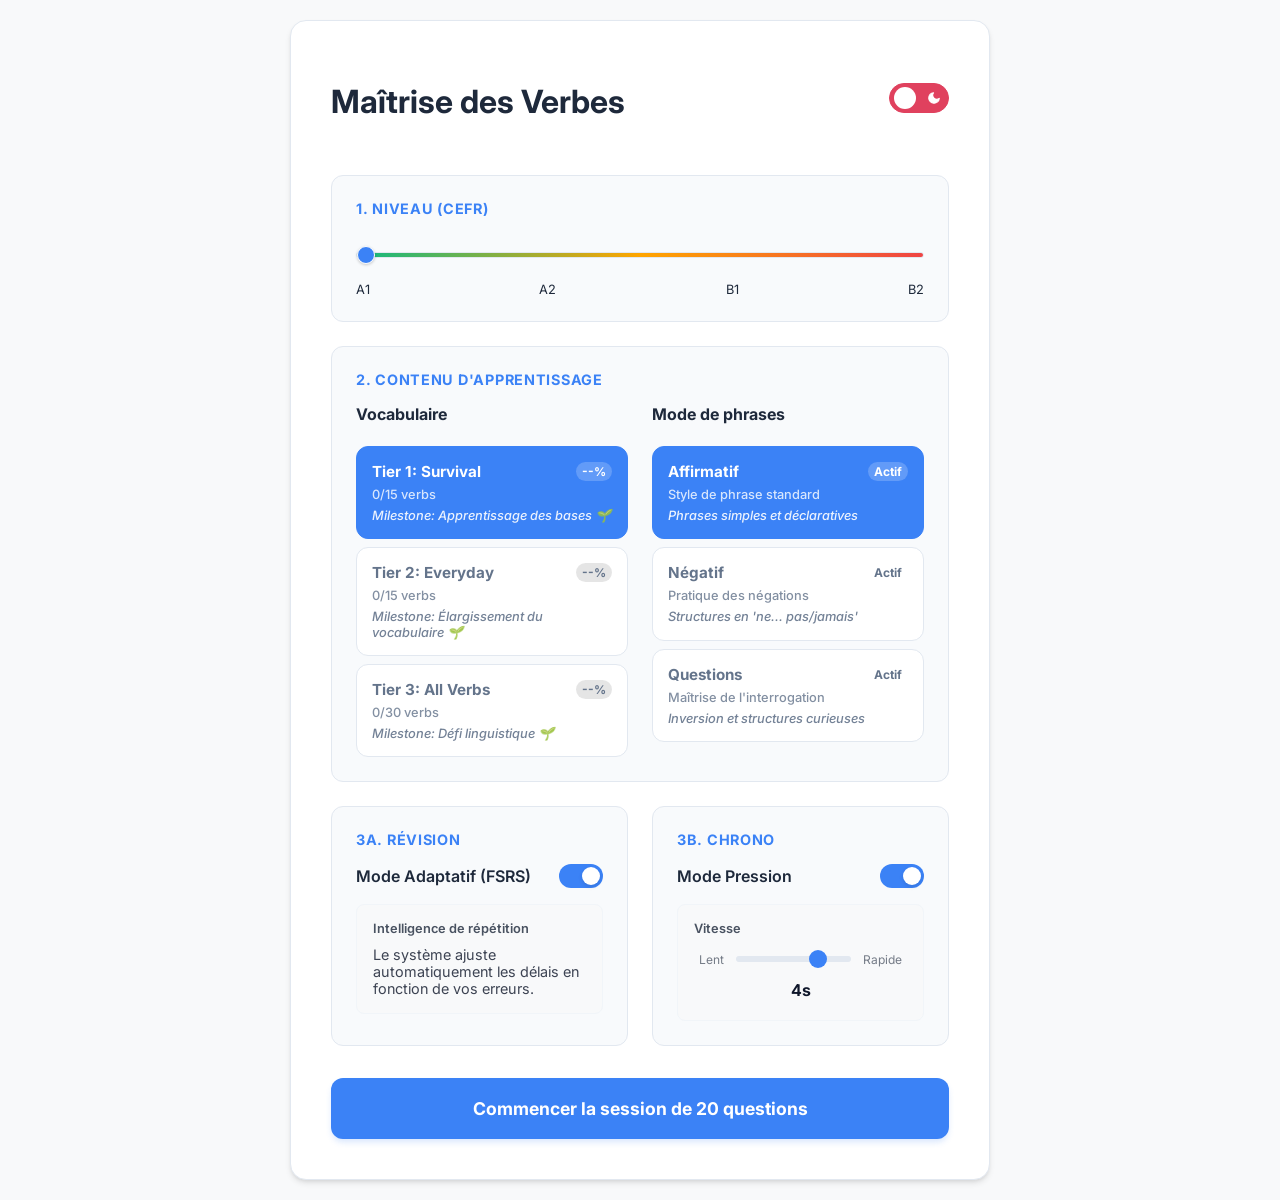
<file: index.html>
<!doctype html>
<html lang="fr">
  <head>
    <meta charset="UTF-8" />
    <meta name="viewport" content="width=device-width, initial-scale=1.0" />
    <script>
      (function () {
        const saved = localStorage.getItem("french_theme");
        const system = window.matchMedia("(prefers-color-scheme: dark)").matches;
        if (saved === "dark" || (!saved && system)) {
          document.documentElement.classList.add("dark-mode");
        }
      })();
    </script>
    <link rel="preconnect" href="https://fonts.googleapis.com">
    <link rel="preconnect" href="https://fonts.gstatic.com" crossorigin>
    <link href="https://fonts.googleapis.com/css2?family=Inter:wght@300;400;500;600;700&display=swap" rel="stylesheet">
    <link rel="stylesheet" href="style.css" />

    <title>Maîtrise des Verbes Français</title>
  </head>
  <body class="preload">
    <div class="container">
      <div id="setup">
        <div style="display: flex; justify-content: space-between; align-items: baseline; margin-bottom: 2rem;">
          <h1>Maîtrise des Verbes</h1>
          <div class="theme-switch">
            <input type="checkbox" id="toggle" onclick="toggleDarkMode()" />
            <label for="toggle">
              <div class="icons">
                <svg class="sun" xmlns="http://www.w3.org/2000/svg" viewBox="0 0 24 24" fill="currentColor" stroke="currentColor" stroke-width="2" stroke-linecap="round" stroke-linejoin="round"><circle cx="12" cy="12" r="5"></circle><line x1="12" y1="1" x2="12" y2="3"></line><line x1="12" y1="21" x2="12" y2="23"></line><line x1="4.22" y1="4.22" x2="5.64" y2="5.64"></line><line x1="18.36" y1="18.36" x2="19.78" y2="19.78"></line><line x1="1" y1="12" x2="3" y2="12"></line><line x1="21" y1="12" x2="23" y2="12"></line><line x1="4.22" y1="19.78" x2="5.64" y2="18.36"></line><line x1="18.36" y1="5.64" x2="19.78" y2="4.22"></line></svg>
                <svg class="moon" xmlns="http://www.w3.org/2000/svg" viewBox="0 0 24 24" fill="currentColor" stroke="currentColor" stroke-width="2" stroke-linecap="round" stroke-linejoin="round"><path d="M21 12.79A9 9 0 1 1 11.21 3 7 7 0 0 0 21 12.79z"></path></svg>
              </div>
            </label>
          </div>
        </div>

        <div class="setup-layout">
          <!-- 1. Curriculum Card -->
          <div class="setup-card">
            <h3>1. Niveau (CEFR)</h3>
            <div data-purpose="cefr-level-selection">
              <input type="range" id="cefr-level-slider" min="0" max="3" step="1" value="0" />
              <div style="display: flex; justify-content: space-between; font-size: 0.8rem; margin-top: 5px">
                <span>A1</span>
                <span>A2</span>
                <span>B1</span>
                <span>B2</span>
              </div>
            </div>
          </div>

          <!-- 2. Content Card -->
          <div class="setup-card">
            <h3>2. Contenu d'apprentissage</h3>
            <div class="card-row">
              <div class="col">
                <strong>Vocabulaire</strong>
                <div id="type-filters" class="filter-button-group detailed-buttons">
                  <button class="filter-btn" data-id="tier_1" onclick="toggleFilter('tier_1')">
                    <div class="tier-title">Tier 1: Survival<span class="mastery-badge">--%</span></div>
                    <div class="tier-stats">0/40 verbs</div>
                    <div class="tier-milestone">Milestone: </div>
                  </button>
                  <button class="filter-btn" data-id="tier_2" onclick="toggleFilter('tier_2')">
                    <div class="tier-title">Tier 2: Everyday<span class="mastery-badge">--%</span></div>
                    <div class="tier-stats">0/80 verbs</div>
                    <div class="tier-milestone">Milestone: </div>
                  </button>
                  <button class="filter-btn" data-id="tier_3_all" onclick="toggleFilter('tier_3_all')">
                    <div class="tier-title">Tier 3: All Verbs<span class="mastery-badge">--%</span></div>
                    <div class="tier-stats">0/150 verbs</div>
                    <div class="tier-milestone">Milestone: </div>
                  </button>
                </div>
              </div>
              <div class="col">
                <strong>Mode de phrases</strong>
                <div id="question-type-filters" class="filter-button-group detailed-buttons">
                  <button class="filter-btn" data-id="affirmative" onclick="toggleSentenceType('affirmative')">
                    <div class="tier-title">Affirmatif <span class="mastery-badge" style="background: rgba(255,255,255,0.2);">Actif</span></div>
                    <div class="tier-stats">Style de phrase standard</div>
                    <div class="tier-milestone">Phrases simples et déclaratives</div>
                  </button>
                  <button class="filter-btn" data-id="negative" onclick="toggleSentenceType('negative')">
                    <div class="tier-title">Négatif <span class="mastery-badge" style="background: rgba(255,255,255,0.2);">Actif</span></div>
                    <div class="tier-stats">Pratique des négations</div>
                    <div class="tier-milestone">Structures en 'ne... pas/jamais'</div>
                  </button>
                  <button class="filter-btn" data-id="question" onclick="toggleSentenceType('question')">
                    <div class="tier-title">Questions <span class="mastery-badge" style="background: rgba(255,255,255,0.2);">Actif</span></div>
                    <div class="tier-stats">Maîtrise de l'interrogation</div>
                    <div class="tier-milestone">Inversion et structures curieuses</div>
                  </button>
                </div>
              </div>
            </div>
          </div>

        <div class="card-row">
          <!-- 3a. Révision Card -->
          <div class="setup-card">
            <h3>3a. Révision</h3>
            <div class="setting-item">
              <div class="toggle-header">
                <label for="revision-toggle">Mode Adaptatif (FSRS)</label>
                <label class="toggle-switch">
                  <input type="checkbox" id="revision-toggle" checked />
                  <span class="slider"></span>
                </label>
              </div>
              
              <div class="timer-nested-box">
                <label class="sub-label">Intelligence de répétition</label>
                <div class="value-display" style="margin-top: 0; font-size: 0.9rem; opacity: 0.8; font-weight: normal; text-align: left;">
                  Le système ajuste automatiquement les délais en fonction de vos erreurs.
                </div>
              </div>
            </div>
          </div>

          <!-- 3b. Chrono Card -->
          <div class="setup-card">
            <h3>3b. Chrono</h3>
            <div class="setting-item">
              <div class="toggle-header">
                <label for="pressure-toggle">Mode Pression</label>
                <label class="toggle-switch">
                  <input type="checkbox" id="pressure-toggle" checked />
                  <span class="slider"></span>
                </label>
              </div>
              
              <div id="timer-setting" class="timer-nested-box">
                <label class="sub-label">Vitesse</label>
                <div class="slider-wrapper">
                  <div style="display: flex; align-items: center; gap: 12px; width: 100%;">
                    <span class="slider-label">Lent</span>
                    <input type="range" id="timer-slider" min="2" max="10" value="4" step="1" style="flex: 1" />
                    <span class="slider-label">Rapide</span>
                  </div>
                  <div class="value-display">
                    <span id="timer-val">4</span>s
                  </div>
                </div>
              </div>
            </div>
          </div>
        </div>
        </div>

        <button class="btn" style="margin-top: 2rem; padding: 20px;" onclick="startDrill()">Commencer la session de 20 questions</button>
      </div>

      <div id="drill" class="hidden">
        <div style="display: flex; justify-content: space-between; align-items: center; margin-bottom: 15px;">
          <div id="scenario-display" class="scenario-badge">📍 Situation générale</div>
          <div id="session-progress" class="session-badge">Question 1 / 20</div>
        </div>
        <div style="margin-bottom: 5px;">
          <h2 id="verb-info" style="margin: 0;">Verb</h2>
          <p id="tense-info" style="margin-bottom: 10px; opacity: 0.8; font-size: 0.9rem; font-weight: 500;" class="text-muted">(Tense)</p>
          <div id="audio-warning" class="hidden" onclick="document.getElementById('audio-modal').classList.remove('hidden')" title="Audio non disponible - Cliquez pour réparer" style="cursor: pointer; color: var(--error);">
            <svg xmlns="http://www.w3.org/2000/svg" width="28" height="28" viewBox="0 0 24 24" fill="none" stroke="currentColor" stroke-width="2" stroke-linecap="round" stroke-linejoin="round"><path d="M11 5L6 9H2v6h4l5 4V5z"></path><line x1="23" y1="9" x2="17" y2="15"></line><line x1="17" y1="9" x2="23" y2="15"></line></svg>
          </div>
        </div>

        <div class="sentence-box">
          <p id="sentence-display">Sentence goes here...</p>
          <p id="translation-display" class="hidden" style="font-family: var(--font-sans); font-size: 1rem; font-style: italic; opacity: 0.5; margin-top: 10px;">Translation goes here...</p>
        </div>

        <div id="timer-container" class="timer-bar-container hidden">
          <div id="timer-fill" class="timer-bar-fill"></div>
        </div>

        <div id="mastery-dots" style="display: flex; gap: 5px; justify-content: center; margin-bottom: 10px"></div>
        <input type="text" id="answer-input" autocomplete="off" placeholder="Tapez votre réponse ici..." />
        <div id="feedback" class="feedback"></div>
        <div class="button-group">
          <button class="btn" id="check-btn" onclick="checkAnswer()">Vérifier</button>
          <button class="btn hidden" id="next-btn">Suivant</button>
        </div>

        <div id="table-container" class="hidden">
          <table id="conjugation-table">
            <thead>
              <tr>
                <th>Pronom</th>
                <th>Conjugaison</th>
              </tr>
            </thead>
            <tbody id="table-body"></tbody>
          </table>
        </div>

        <!-- Audio Warning Modal -->
        <div id="audio-modal" class="modal hidden">
          <div class="modal-content">
            <span class="close-btn" onclick="document.getElementById('audio-modal').classList.add('hidden')">&times;</span>
            <h2>Voix Française Introuvable</h2>
            <p>Votre navigateur ou système d'exploitation ne possède pas de module de synthèse vocale (TTS) français installé par défaut.</p>
            <h3>Pour les utilisateurs Windows :</h3>
            <ol>
              <li>Ouvrez les <strong>Paramètres</strong> Windows.</li>
              <li>Allez dans <strong>Heure et langue</strong> > <strong>Voix</strong> (ou Téléchargement de voix).</li>
              <li>Cliquez sur <strong>Ajouter des voix</strong>.</li>
              <li>Cherchez et installez <strong>Français (France)</strong>.</li>
              <li>Une fois terminé, redémarrez ce navigateur.</li>
            </ol>
            <h3>Pour les utilisateurs Mac / Safari :</h3>
            <p>Allez dans <strong>Préférences Système</strong> > <strong>Accessibilité</strong> > <strong>Contenu énoncé</strong> et ajoutez une voix française de haute qualité.</p>
          </div>
        </div>

      </div>

      <!-- Session Summary Screen -->
      <div id="summary" class="hidden">
        <h1 style="text-align: center; margin-bottom: 30px;">🎉 Session Complète !</h1>
        
        <div id="summary-stats-container" class="config-grid" style="margin-bottom: 30px;">
          <!-- JS fills this with the delta logic -->
        </div>

        <div style="text-align: center;">
          <button class="btn" style="margin-bottom: 10px;" onclick="startAnotherSession()">Continuer (20 de plus)</button>
          <button class="btn alt-btn" onclick="returnToMenu()">Retour au menu</button>
        </div>
      </div>
    </div>

    <!-- Synchronous UI Hydration to prevent First Paint Flicker -->
    <script>
      (function() {
        try {
          var s = localStorage.getItem("french_settings");
          var d = s ? JSON.parse(s) : {};
          
          if (d.cefr_level !== undefined) document.getElementById("cefr-level-slider").value = d.cefr_level;
          
          if (d.pressure_mode !== undefined) {
            document.getElementById("pressure-toggle").checked = d.pressure_mode;
            document.getElementById("timer-setting").style.display = d.pressure_mode ? "block" : "none";
          }
          
          if (d.timer_duration !== undefined) {
            var tmr = d.timer_duration / 1000;
            document.getElementById("timer-slider").value = tmr;
            document.getElementById("timer-val").innerText = tmr;
          }
          
          if (d.fsrs_penalty !== undefined) {
            var val = 10 - Math.round(d.fsrs_penalty * 10);
            document.getElementById("intensity-slider").value = val;
            var labels = ["", "Very Gentle", "Gentle", "Relaxed", "Moderate", "Balanced", "Firm", "Strict", "Hard", "Vicious"];
            document.getElementById("intensity-val").innerText = labels[val];
          }
          
          if (d.cached_mastery) {
            ["tier_1", "tier_2", "tier_3_all"].forEach(function(cat) {
              var btn = document.querySelector('button[data-id="' + cat + '"] .mastery-badge');
              if (btn) btn.innerText = d.cached_mastery[cat] !== "--" ? d.cached_mastery[cat] + "%" : "--%";
            });
          }
          
          var activeTiers = d.curriculumTiers || ["tier_1"];
          document.querySelectorAll('#type-filters .filter-btn').forEach(function(btn) {
            if (activeTiers.includes(btn.getAttribute('data-id'))) btn.classList.add('active');
          });
          
          var activeSentences = d.sentenceTypes || ["affirmative"];
          document.querySelectorAll('#question-type-filters .filter-btn').forEach(function(btn) {
             if (activeSentences.includes(btn.getAttribute('data-id'))) btn.classList.add('active');
          });
        } catch(e) {}
      })();
    </script>
    <script src="audioService.js" defer></script>
    <script src="script.js" defer></script>
  </body>
</html>
</file>
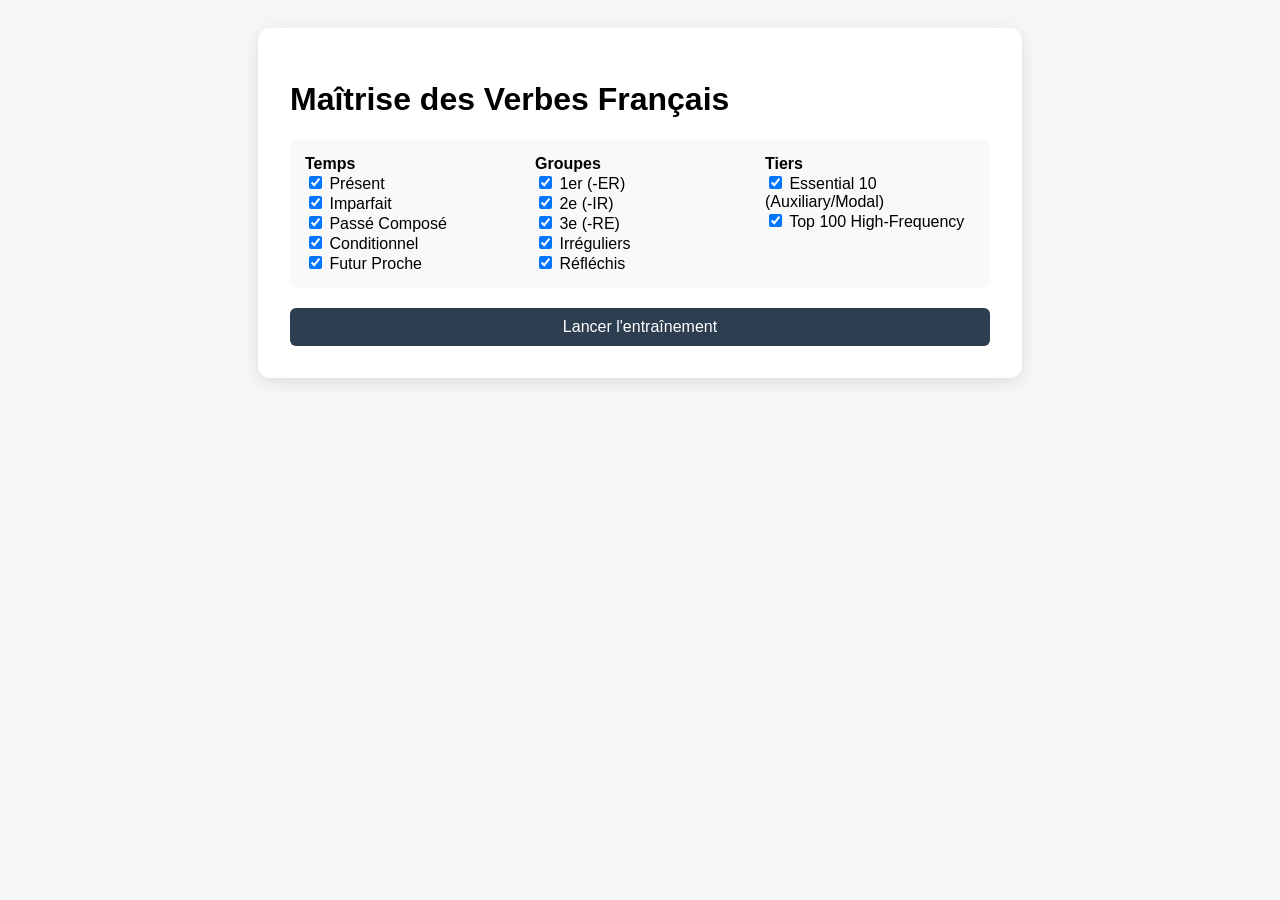
<file: French Conjugation Drills v4.html>
<!doctype html>
<html lang="fr">
  <head>
    <meta charset="UTF-8" />
    <meta name="viewport" content="width=device-width, initial-scale=1.0" />
    <title>Maîtrise des Verbes Français</title>
    <style>
      :root {
        --primary: #2c3e50;
        --success: #27ae60;
        --error: #e74c3c;
        --bg: #f4f7f6;
        --accent: #3498db;
      }
      body {
        font-family: "Segoe UI", sans-serif;
        background: var(--bg);
        display: flex;
        justify-content: center;
        padding: 20px;
      }
      .container {
        background: white;
        padding: 2rem;
        border-radius: 12px;
        box-shadow: 0 4px 15px rgba(0, 0, 0, 0.1);
        width: 100%;
        max-width: 700px;
      }
      .dots-container {
        display: flex;
        justify-content: center;
        gap: 8px;
        margin: 10px 0;
      }
      .dot {
        width: 12px;
        height: 12px;
        border-radius: 50%;
        border: 2px solid #ddd;
        background-color: transparent;
        transition: all 0.3s ease;
      }
      .dot.filled {
        background-color: var(--success);
        border-color: var(--success);
      }
      .progress-container {
        width: 100%;
        background-color: #eee;
        border-radius: 10px;
        margin: 20px 0;
        height: 12px;
        overflow: hidden;
        box-shadow: inset 0 1px 3px rgba(0, 0, 0, 0.1);
      }

      .progress-bar {
        width: 0%;
        height: 100%;
        background-color: var(--accent);
        transition: width 0.4s ease;
      }
      .config-grid {
        display: grid;
        grid-template-columns: 1fr 1fr 1fr;
        gap: 20px;
        margin-bottom: 20px;
        background: #f9f9f9;
        padding: 15px;
        border-radius: 8px;
      }
      .hidden {
        display: none;
      }
      .btn {
        background: var(--primary);
        color: white;
        border: none;
        padding: 10px 20px;
        border-radius: 6px;
        cursor: pointer;
        width: 100%;
        font-size: 1rem;
      }
      .btn:hover {
        background: #34495e;
      }
      #drill {
        text-align: center;
      }
      #answer-input {
        width: 80%;
        padding: 12px;
        font-size: 1.2rem;
        border: 2px solid #ddd;
        border-radius: 8px;
        margin: 20px 0;
      }
      .feedback {
        font-weight: bold;
        margin: 15px 0;
        min-height: 1.2rem;
      }
      table {
        width: 100%;
        border-collapse: collapse;
        margin-top: 20px;
      }
      th,
      td {
        border: 1px solid #ddd;
        padding: 10px;
        text-align: left;
      }
      .current-row {
        background: #e8f4fd;
        font-weight: bold;
        color: var(--accent);
      }
      /* Responsive adjustments */
      @media (max-width: 600px) {
        body {
          padding: 10px;
        }

        .grid {
          grid-template-columns: 1fr; /* Stack checkboxes vertically */
        }

        #sentence {
          font-size: 1.2rem; /* Make text readable on small screens */
        }

        .btn {
          width: 100%; /* Full width buttons for easy thumb-tapping */
          padding: 15px;
        }

        table {
          font-size: 0.9rem; /* Slightly smaller text for the table */
        }

        .dots-container {
          gap: 5px;
        }
      }
    </style>
  </head>
  <body>
    <div class="container">
      <div id="setup">
        <h1>Maîtrise des Verbes Français</h1>
        <div class="config-grid">
          <div class="col">
            <strong>Temps</strong>
            <div id="tenses-list">
              <label
                ><input
                  type="checkbox"
                  class="tense-opt"
                  value="present"
                  checked
                />
                Présent</label
              ><br />
              <label
                ><input
                  type="checkbox"
                  class="tense-opt"
                  value="imparfait"
                  checked
                />
                Imparfait</label
              ><br />
              <label
                ><input
                  type="checkbox"
                  class="tense-opt"
                  value="passe_compose"
                  checked
                />
                Passé Composé</label
              ><br />
              <label
                ><input
                  type="checkbox"
                  class="tense-opt"
                  value="conditionnel"
                  checked
                />
                Conditionnel</label
              ><br />
              <label
                ><input
                  type="checkbox"
                  class="tense-opt"
                  value="futur_proche"
                  checked
                />
                Futur Proche</label
              >
            </div>
          </div>
          <div class="col">
            <strong>Groupes</strong>
            <div id="groups-list">
              <label
                ><input type="checkbox" class="group-opt" value="er" checked />
                1er (-ER)</label
              ><br />
              <label
                ><input type="checkbox" class="group-opt" value="ir" checked />
                2e (-IR)</label
              ><br />
              <label
                ><input type="checkbox" class="group-opt" value="re" checked />
                3e (-RE)</label
              ><br />
              <label
                ><input
                  type="checkbox"
                  class="group-opt"
                  value="irreg"
                  checked
                />
                Irréguliers</label
              ><br />
              <label
                ><input
                  type="checkbox"
                  class="group-opt"
                  value="reflexive"
                  checked
                />
                Réfléchis</label
              >
            </div>
          </div>
          <div class="col">
            <strong>Tiers</strong>
            <div id="tier-checkboxes">Loading tiers...</div>
          </div>
        </div>
        <button class="btn" onclick="startDrill()">
          Lancer l'entraînement
        </button>
      </div>

      <div id="drill" class="hidden">
        <h2 id="verb-info">Verb (Tense)</h2>
        <div class="progress-container">
          <div id="progress-bar" class="progress-bar"></div>
        </div>
        <p
          id="sentence"
          style="font-size: 1.3rem; color: var(--primary); font-weight: 500"
        >
          Sentence goes here...
        </p>
        <div id="mastery-dots" class="dots-container"></div>
        <input
          type="text"
          id="answer-input"
          autocomplete="off"
          placeholder="Tapez la réponse..."
        />
        <div id="feedback" class="feedback"></div>
        <button class="btn" id="check-btn" onclick="checkAnswer()">
          Vérifier
        </button>
        <button class="btn hidden" id="next-btn" onclick="nextQuestion()">
          Suivant
        </button>

        <div id="table-container" class="hidden">
          <table>
            <thead>
              <tr>
                <th>Pronom</th>
                <th>Conjugaison</th>
              </tr>
            </thead>
            <tbody id="table-body"></tbody>
          </table>
          <button
            id="reset-btn"
            class="btn-small"
            onclick="resetCurrentMastery()"
            style="margin-top: 10px; font-size: 0.8rem; opacity: 0.7"
          >
            Réinitialiser la maîtrise (Reset)
          </button>
        </div>
      </div>
    </div>

    <script>
      let globalData = {};
      let currentQ = null;
      let deck = [];
      let initialDeckSize = 0;
      let isCorrectionMode = false;
      let isMastered = false;

      // Load config and generate tiers
      async function loadConfig() {
        try {
          const response = await fetch("verbs.json");
          globalData = await response.json();

          const tierContainer = document.getElementById("tier-checkboxes");
          if (tierContainer) {
            tierContainer.innerHTML = "";
            for (let tierKey in globalData.tiers) {
              const label = document.createElement("label");
              label.style.display = "block";
              label.innerHTML = `<input type="checkbox" class="tier-opt" value="${tierKey}" checked> ${globalData.tiers[tierKey].label}`;
              tierContainer.appendChild(label);
            }
          }
        } catch (e) {
          console.error("Critical Error: verbs.json not found or invalid.", e);
        }
      }

      window.onload = loadConfig;

      function startDrill() {
        const tenses = Array.from(
          document.querySelectorAll(".tense-opt:checked"),
        ).map((cb) => cb.value);
        const groups = Array.from(
          document.querySelectorAll(".group-opt:checked"),
        ).map((cb) => cb.value);
        const tiers = Array.from(
          document.querySelectorAll(".tier-opt:checked"),
        ).map((cb) => cb.value);

        // Filter the pool
        const pool = globalData.questions.filter(
          (q) =>
            tenses.includes(q.t) &&
            groups.includes(q.g) &&
            tiers.includes(q.tier),
        );

        if (pool.length === 0)
          return alert("Aucune question trouvée pour cette sélection.");

        deck = pool.sort(() => Math.random() - 0.5);
        initialDeckSize = deck.length;

        document.getElementById("setup").classList.add("hidden");
        document.getElementById("drill").classList.remove("hidden");

        updateProgressBar();
        nextQuestion();
      }

      function resetCurrentMastery() {
        if (!currentQ) return;

        // Confirm with the user so they don't click it by accident
        const confirmReset = confirm(
          `Voulez-vous réinitialiser la maîtrise pour "${currentQ.v}" (${currentQ.p}) ?`,
        );

        if (confirmReset) {
          const storageKey = `mastery_${currentQ.v}_${currentQ.t}_${currentQ.p}`;
          localStorage.removeItem(storageKey);

          // Update the UI immediately so the dots disappear
          updateMasteryUI();

          // Visual feedback
          document.getElementById("feedback").innerText =
            "Maîtrise réinitialisée.";
          document.getElementById("feedback").style.color = "gray";
        }
      }

      function nextQuestion() {
        if (deck.length === 0) {
          alert("Session terminée !");
          return location.reload();
        }

        // Reset flags and button text
        isCorrectionMode = false;
        document.getElementById("check-btn").innerText = "Vérifier";

        currentQ = deck.pop();

        // Check Mastery
        const storageKey = `mastery_${currentQ.v}_${currentQ.t}_${currentQ.p}`;
        const score = parseInt(localStorage.getItem(storageKey)) || 0;
        const inputField = document.getElementById("answer-input");

        isMastered = score >= 5;

        // Standard UI Reset
        document.getElementById("sentence").innerText = currentQ.s;
        document.getElementById("verb-info").innerText =
          `${currentQ.v} (${currentQ.t}, ${currentQ.p})`;
        document.getElementById("feedback").innerText = "";
        document.getElementById("table-container").classList.add("hidden");

        if (isMastered) {
          // SPEED MODE: Auto-fill and prep for immediate next
          const lookupPronoun = currentQ.p === "j'" ? "je" : currentQ.p;
          const correct =
            globalData.tiers[currentQ.tier].verbs[currentQ.v][currentQ.t][
              lookupPronoun
            ];

          inputField.value = correct;
          document.getElementById("feedback").innerText =
            "Maîtrisé ! (Entrée pour continuer)";
          document.getElementById("feedback").style.color = "var(--success)";

          document.getElementById("check-btn").classList.add("hidden");
          document.getElementById("next-btn").classList.remove("hidden");
        } else {
          // STANDARD MODE: Empty input and show verify button
          inputField.value = "";
          document.getElementById("check-btn").classList.remove("hidden");
          document.getElementById("next-btn").classList.add("hidden");
        }

        updateProgressBar();
        updateMasteryUI();
        inputField.focus();
      }

      function checkAnswer() {
        try {
          const inputField = document.getElementById("answer-input");
          const input = inputField.value.trim().toLowerCase();

          // Handle j' vs je lookup
          const lookupPronoun = currentQ.p === "j'" ? "je" : currentQ.p;
          const correct =
            globalData.tiers[currentQ.tier].verbs[currentQ.v][currentQ.t][
              lookupPronoun
            ].toLowerCase();
          const storageKey = `mastery_${currentQ.v}_${currentQ.t}_${currentQ.p}`;
          const feedback = document.getElementById("feedback");

          if (input === correct) {
            feedback.innerText = isCorrectionMode
              ? "Bien corrigé !"
              : "Correct !";
            feedback.style.color = "var(--success)";

            // Only reward if not in correction mode
            if (!isCorrectionMode) {
              let score = parseInt(localStorage.getItem(storageKey)) || 0;
              if (score < 5) localStorage.setItem(storageKey, score + 1);
            }

            document.getElementById("check-btn").classList.add("hidden");
            document.getElementById("next-btn").classList.remove("hidden");
            isCorrectionMode = false;
          } else {
            feedback.innerText = `Incorrect. C'était : ${correct}. Tapez la réponse pour continuer.`;
            feedback.style.color = "var(--error)";

            // PENALTY: Reset to zero
            localStorage.setItem(storageKey, 0);

            inputField.value = "";
            inputField.focus();
            isCorrectionMode = true;
            document.getElementById("check-btn").innerText = "Corriger";
          }

          updateMasteryUI();
          showTable();
        } catch (err) {
          console.error("Check Answer failed:", err);
        }
      }

      function updateMasteryUI() {
        const container = document.getElementById("mastery-dots");
        if (!container || !currentQ) return;
        container.innerHTML = "";
        const storageKey = `mastery_${currentQ.v}_${currentQ.t}_${currentQ.p}`;
        const score = parseInt(localStorage.getItem(storageKey)) || 0;

        for (let i = 1; i <= 5; i++) {
          const dot = document.createElement("div");
          dot.className = i <= score ? "dot filled" : "dot";
          container.appendChild(dot);
        }
      }

      function updateProgressBar() {
        const bar = document.getElementById("progress-bar");
        if (!bar) return;
        const progress =
          ((initialDeckSize - deck.length) / initialDeckSize) * 100;
        bar.style.width = progress + "%";
      }

      function showTable() {
        const body = document.getElementById("table-body");
        const container = document.getElementById("table-container");
        if (!body || !container) return;

        body.innerHTML = "";
        const conjSet =
          globalData.tiers[currentQ.tier].verbs[currentQ.v][currentQ.t];

        // Define the grouped rows we want to display
        const displayGroups = [
          { label: "je / j'", keys: ["je", "j'"] },
          { label: "tu", keys: ["tu"] },
          { label: "il / elle / on", keys: ["il", "elle", "on"] },
          { label: "nous", keys: ["nous"] },
          { label: "vous", keys: ["vous"] },
          { label: "ils / elles", keys: ["ils", "elles"] },
        ];

        displayGroups.forEach((group) => {
          // Find which key exists in JSON, specifically checking for je if j' is requested
          const activeKey = group.keys.find(
            (k) => conjSet[k] || (k === "j'" && conjSet["je"]),
          );

          if (activeKey) {
            const row = document.createElement("tr");

            // Highlight row if the current question's pronoun is in this group
            if (group.keys.includes(currentQ.p)) {
              row.className = "current-row";
            }

            // Use 'je' value for 'j'' if necessary
            const displayValue =
              activeKey === "j'" && !conjSet["j'"]
                ? conjSet["je"]
                : conjSet[activeKey];

            row.innerHTML = `<td>${group.label}</td><td>${displayValue}</td>`;
            body.appendChild(row);
          }
        });

        container.classList.remove("hidden");
      }

      document
        .getElementById("answer-input")
        .addEventListener("keypress", (e) => {
          if (e.key === "Enter") {
            const checkBtnHidden = document
              .getElementById("check-btn")
              .classList.contains("hidden");

            // If mastered OR we've already successfully checked, move to next
            if (isMastered || checkBtnHidden) {
              nextQuestion();
            } else {
              checkAnswer();
            }
          }
        });
    </script>
  </body>
</html>
</file>
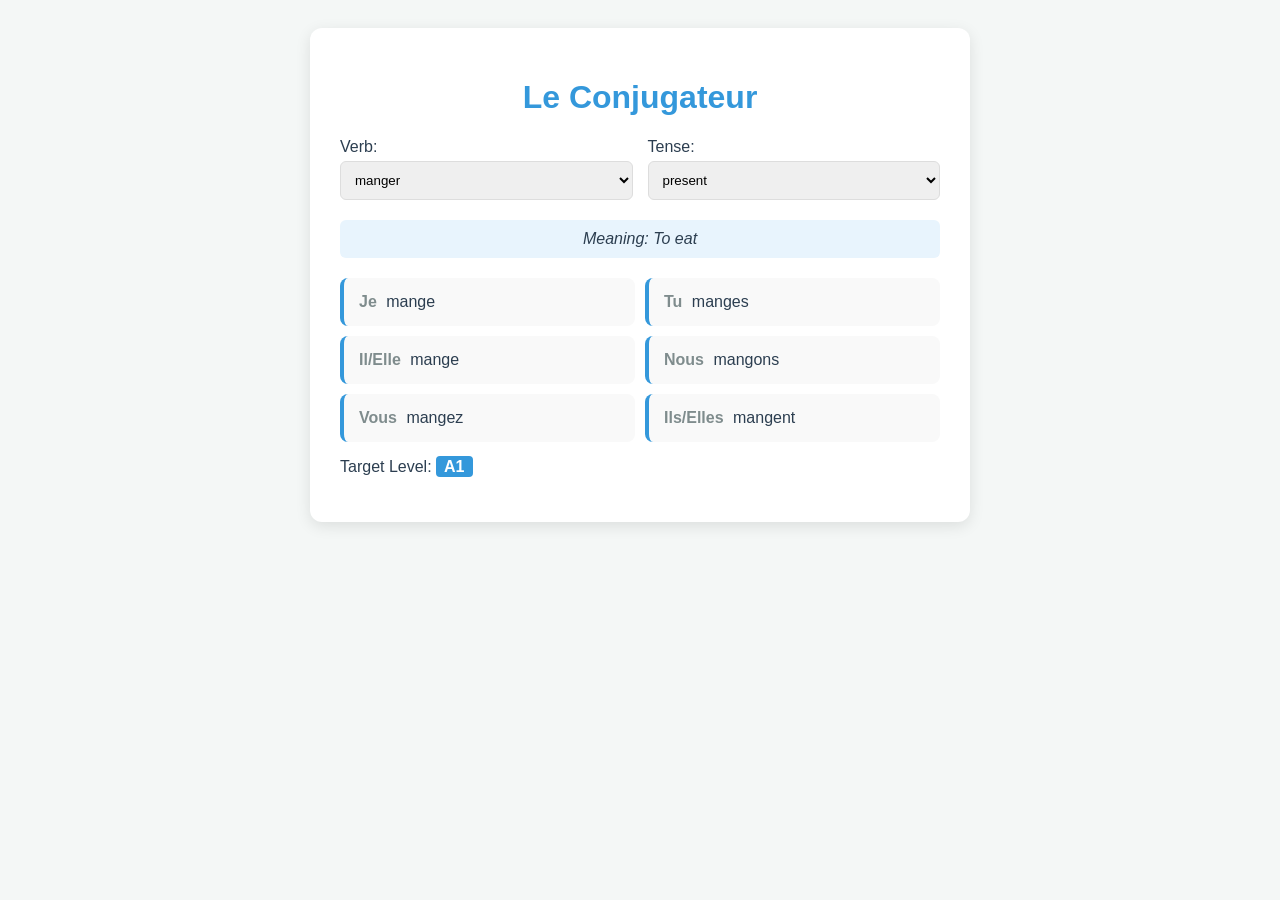
<file: temp_index.html>
<!doctype html>
<html lang="en">
  <head>
    <meta charset="UTF-8" />
    <meta name="viewport" content="width=device-width, initial-scale=1.0" />
    <title>Vibe-French Conjugator</title>
    <link rel="stylesheet" href="temp_style.css" />
  </head>
  <body>
    <div class="container">
      <h1>Le Conjugateur</h1>

      <div class="controls">
        <div class="control-group">
          <label for="verb-select">Verb:</label>
          <select id="verb-select"></select>
        </div>

        <div class="control-group">
          <label for="tense-select">Tense:</label>
          <select id="tense-select"></select>
        </div>
      </div>

      <div id="translation-info" class="info-box"></div>

      <div class="conjugation-grid" id="conjugation-output"></div>

      <div class="footer">
        <p>Target Level: <span id="cefr-badge">A1</span></p>
      </div>
    </div>
    <script src="temp_script.js"></script>
  </body>
</html>
</file>
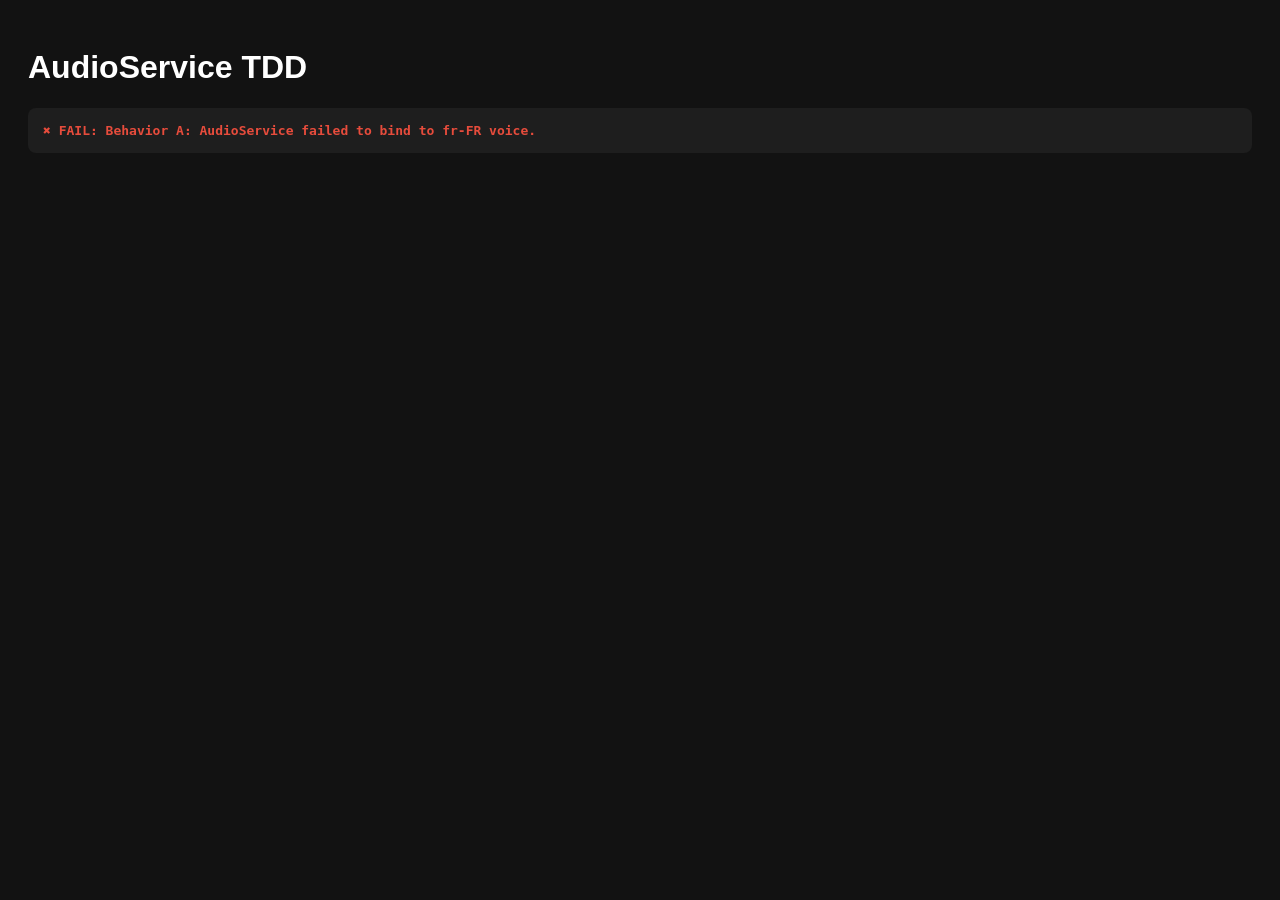
<file: test_audio.html>
<!DOCTYPE html>
<html lang="en">
<head>
  <meta charset="UTF-8">
  <title>AudioService TDD Suite</title>
  <style>
    body { font-family: sans-serif; background: #121212; color: #fff; padding: 20px; }
    .pass { color: #2ecc71; font-weight: bold; }
    .fail { color: #e74c3c; font-weight: bold; }
    #log { background: #1e1e1e; padding: 15px; border-radius: 8px; margin-top: 20px; font-family: monospace; }
  </style>
</head>
<body>
  <h1>AudioService TDD</h1>
  <div id="log"></div>

  <script src="audioService.js"></script>
  <script>
    const logDiv = document.getElementById("log");
    function print(msg, isPass) {
      const el = document.createElement("div");
      el.className = isPass ? "pass" : "fail";
      el.innerText = `${isPass ? '✔ PASS' : '✖ FAIL'}: ${msg}`;
      logDiv.appendChild(el);
    }

    // Wait slightly to simulate realistic browser environment
    setTimeout(() => {
      // --- TEST A: INITIALIZATION ---
      try {
        AudioService.init();
        if (AudioService.voice && AudioService.voice.lang === 'fr-FR') {
          print("Behavior A: AudioService bound to fr-FR voice.", true);
        } else {
          print("Behavior A: AudioService failed to bind to fr-FR voice.", false);
        }
      } catch (e) {
        print("Behavior A: Errored out - " + e.message, false);
      }
    }, 500);
  </script>
</body>
</html>
</file>
<file: style.css>
* {
  box-sizing: border-box;
}

body.preload .filter-btn {
  transition: none !important;
}
:root {
  /* Clean Minimal Light Palette */
  --bg: #f8f9fa;
  --bg-page: #f8f9fa;
  --container: #ffffff;
  --bg-container: #ffffff;
  
  --primary: #3b82f6; /* Confident Blue */
  --accent: #2563eb; /* Darker hover blue */
  --border: #e2e8f0;
  --border-light: #f1f5f9;
  --secondary-bg: #f8fafc;
  
  --error: #ef4444; 
  --success: #10b981;
  
  --text: #1e293b; /* Deep charcoal */
  --text-main: #0f172a; /* Slate black for focused text */
  --text-muted: #64748b;
  
  --transition: 0.2s ease;
  
  /* Fonts */
  --font-sans: "Inter", -apple-system, BlinkMacSystemFont, "Segoe UI", Roboto, sans-serif;
}

.dark-mode {
  /* Clean Minimal Dark Palette */
  --bg: #0f172a;
  --bg-page: #0f172a;
  --container: #1e293b;
  --bg-container: #1e293b;

  --text: #f1f5f9;
  --text-main: #f8fafc;
  --text-muted: #94a3b8;

  --border: #334155;
  --border-light: #1e293b;
  --secondary-bg: #0f172a; /* Match background for inset look */

  --primary: #3b82f6;
  --accent: #60a5fa;
  --success: #34d399;
  --error: #f87171;
}

/* 2. CORE LAYOUT */
body {
  font-family: var(--font-sans);
  background-color: var(--bg);
  color: var(--text);
  display: flex;
  justify-content: center;
  align-items: center; /* Organic centers vertically better */
  padding: 20px;
  min-height: 100vh;
  margin: 0;
  transition: background-color var(--transition), color var(--transition);
}

.container {
  background-color: var(--container);
  padding: 2.5rem; 
  border-radius: 16px; /* Modern neat corners */
  box-shadow: 0 4px 6px -1px rgb(0 0 0 / 0.1), 0 2px 4px -2px rgb(0 0 0 / 0.1); /* Crisp minimal shadow */
  border: 1px solid var(--border);
  width: 100%;
  max-width: 700px;
  transition: background-color var(--transition), border-color var(--transition);
}

/* 3. COMPONENTS */
.setup-layout {
  display: flex;
  flex-direction: column;
  gap: 1.5rem;
}

.setup-card {
  background-color: var(--secondary-bg);
  padding: 1.5rem;
  border-radius: 12px;
  border: 1px solid var(--border);
  transition: background-color var(--transition), border-color var(--transition);
}

.setup-card h3 {
  margin: 0 0 1rem 0;
  font-size: 0.9rem;
  font-weight: 700;
  color: var(--primary);
  text-transform: uppercase;
  letter-spacing: 0.05em;
}

/* Vertical Stack for specific cards like Setup 3 */
.setup-stack {
  display: flex;
  flex-direction: column;
  gap: 1.5rem;
}

.setup-divider {
  height: 1px;
  background-color: var(--border);
  opacity: 0.5;
  margin: 0.5rem 0;
}

.card-row {
  display: grid;
  grid-template-columns: repeat(auto-fit, minmax(280px, 1fr));
  gap: 1.5rem;
}

/* Symmetrical balance for Card Rows (Section 2 & 3) */
#setup .card-row {
  grid-template-columns: 1fr 1fr;
  align-items: stretch;
}

@media (max-width: 768px) {
  #setup .card-row {
    grid-template-columns: 1fr;
  }
}

.col {
  display: flex;
  flex-direction: column;
  gap: 0.75rem;
  width: 100%;
}

.setting-item {
  display: flex;
  flex-direction: column;
}

.setting-item label {
  font-weight: 600;
  font-size: 1rem;
  margin-bottom: 0.5rem;
}

.slider-wrapper {
  padding: 0 5px;
}

.value-display {
  text-align: center;
  margin-top: 8px;
  font-weight: 700;
  color: var(--text-main);
  min-height: 1.5rem;
}

.toggle-header {
  display: flex;
  justify-content: space-between;
  align-items: center;
  margin-bottom: 1rem;
  width: 100%;
}

.toggle-header label {
  margin: 0;
  cursor: pointer;
}

.timer-nested-box {
  padding: 1rem;
  background-color: var(--bg-page);
  border-radius: 8px;
  border: 1px solid var(--border-light);
  width: 100%;
}

.sub-label {
  font-size: 0.8rem !important;
  opacity: 0.8;
  margin-bottom: 10px !important;
  display: block;
}

.slider-label {
  font-size: 0.75rem;
  opacity: 0.6;
  white-space: nowrap;
}

.btn {
  background-color: var(--primary);
  color: #ffffff !important;
  border: none;
  padding: 14px 24px;
  border-radius: 12px; 
  cursor: pointer;
  width: 100%;
  font-size: 1.1rem;
  font-family: var(--font-sans);
  font-weight: 700;
  transition: background-color var(--transition), transform 0.1s, box-shadow var(--transition);
  box-shadow: 0 4px 6px -1px rgba(59, 130, 246, 0.2);
}

/* Custom Level Slider Styling */
#cefr-level-slider {
  -webkit-appearance: none;
  appearance: none;
  width: 100%;
  background: transparent;
  cursor: pointer;
  height: 24px;
  margin: 10px 0;
}

/* The Level Track Gradient */
#cefr-level-slider::-webkit-slider-runnable-track {
  width: 100%;
  height: 6px; 
  border-radius: 5px;
  background: linear-gradient(to right, var(--success), orange, var(--error));
  border: 1px solid var(--border); 
}
#cefr-level-slider::-moz-range-track {
  width: 100%;
  height: 6px; 
  border-radius: 5px;
  background: linear-gradient(to right, var(--success), orange, var(--error));
  border: 1px solid var(--border); 
}
/* The Thumb (The part you grab) */
#cefr-level-slider::-webkit-slider-thumb {
  -webkit-appearance: none;
  appearance: none;
  height: 18px;
  width: 18px;
  border-radius: 50%;
  background: var(--primary);
  margin-top: -7px;
  border: 1px solid var(--bg-container);
  box-shadow: 0 1px 3px rgba(0, 0, 0, 0.2);
}

.btn:hover {
  background-color: var(--accent);
}

.btn:active {
  transform: translateY(2px);
}

/* Memory Meter */
.memory-meter-container {
  margin-top: 10px;
  font-size: 0.8rem;
  color: var(--text-muted);
}

.memory-bar-bg {
  width: 100%;
  height: 6px;
  background: rgba(0, 0, 0, 0.1);
  border-radius: 10px;
  margin-top: 4px;
  overflow: hidden;
}

.memory-bar-fill {
  height: 100%;
  background: var(--primary);
  transition: width 0.5s ease-out;
}

/* Ensure the feedback box can expand for the bar */
.feedback {
  min-height: 60px;
  transition: all 0.3s ease;
}

/* New logic: Specific state for when it's not clickable */
#check-btn:disabled {
  opacity: 0.4;
  cursor: not-allowed;
  filter: grayscale(30%);
}

/* Fix default white slider tracks in dark mode */
input[type="range"] {
  -webkit-appearance: none;
  appearance: none;
  background: transparent;
  width: 100%;
  margin: 10px 0;
}
input[type="range"]::-webkit-slider-runnable-track {
  width: 100%;
  height: 6px;
  background: var(--border);
  border-radius: 5px;
}
input[type="range"]::-webkit-slider-thumb {
  -webkit-appearance: none;
  appearance: none;
  height: 18px;
  width: 18px;
  border-radius: 50%;
  background: var(--primary);
  margin-top: -6px;
  cursor: pointer;
}
input[type="range"]::-moz-range-track {
  width: 100%;
  height: 6px;
  background: var(--border);
  border-radius: 5px;
}

#answer-input {
  width: 80%;
  padding: 12px;
  font-size: 1.2rem;
  background-color: var(--bg-page);
  color: var(--text-main);
  border: 2px solid var(--border);
  border-radius: 8px;
  margin: 20px 0;
}

.verb-display {
  color: var(--accent); /* This uses the bright blue we picked */
  font-size: 1.8rem;
  font-weight: bold;
  margin-bottom: 10px;
}

.sentence-display {
  color: var(--text-main); /* This uses #e0e0e0 in dark mode */
  font-size: 1.4rem;
  margin: 20px 0;
}

.tense-indicator {
  color: var(--text-muted); /* Softer gray so it doesn't compete with the question */
  font-style: italic;
  font-size: 1rem;
}

/* Mastery Dots Styling */
.mastery-dots {
  display: inline-flex;
  gap: 4px;
  margin-left: 10px;
  vertical-align: middle;
}

.dot {
  width: 12px;
  height: 12px;
  border-radius: 50%;
  background-color: #ddd; /* Empty/Gray */
  border: 1px solid rgba(0, 0, 0, 0.1);
}

.dot.filled {
  background-color: var(--success); /* Green for streak */
  box-shadow: 0 0 5px var(--success);
}

/* TABLES */
table {
  width: 100%;
  border-collapse: collapse;
  margin-top: 20px;
  color: var(--text-main);
}
th,
td {
  border: 1px solid var(--border);
  padding: 10px;
  text-align: left;
}
/* Icons Container - Pins them inside the track */
.theme-switch .icons {
  display: flex;
  align-items: center;
  justify-content: space-between; /* Sun left, Moon right */
  height: 100%;
  width: 100%;
  padding: 0 7px; /* Breathing room from the edges */
  box-sizing: border-box;
  position: absolute;
  top: 0;
  left: 0;
  z-index: 1; /* Sits behind the knob */
  pointer-events: none; /* Clicks pass through to the checkbox */
}

/* Icon Colors for Light Mode (Default) */
.theme-switch .sun {
  fill: #ffce45; /* Yellow sun (hidden under knob) */
  stroke: #ffce45;
  opacity: 1;
}

.theme-switch .moon {
  fill: #ffffff !important; /* Fills the inside */
  stroke: #ffffff !important; /* Colors the outline */
  opacity: 1; /* Ensures it isn't transparent */
}

/* Icon Colors for Dark Mode (When body has .dark-mode) */
body.dark-mode .theme-switch .sun {
  opacity: 0.2; /* Faded out sun */
}

body.dark-mode .theme-switch .moon {
  fill: #2d2d2d; /* Dark moon to match the dark knob */
  stroke: #2d2d2d;
  opacity: 1;
}
/* --- Dark Mode Slider --- */
/* DEFAULT STATE (Unchecked = Light Mode) */
.theme-switch {
  --switch-width: 60px;
  --switch-height: 30px;
  --knob-size: 22px;
  position: relative;
  display: inline-block;
  width: var(--switch-width);
  height: var(--switch-height);
}

/* SVG Icon Layout */
.theme-switch svg {
  width: 14px;
  height: 14px;
  stroke-width: 2;
  z-index: 1;
  display: block;
  transition: 0.3s;
  /* Remove fill and stroke from here so they don't fight specific rules */
}

/* The Invisible Checkbox (The Hitbox) */
.theme-switch input {
  position: absolute;
  top: 0;
  left: 0;
  width: 100%;
  height: 100%;
  opacity: 0;
  cursor: pointer;
  z-index: 10; /* Always on top to catch clicks */
  margin: 0;
}

/* The Track */
.theme-switch label {
  position: absolute;
  top: 0;
  left: 0;
  right: 0;
  bottom: 0;
  border-radius: 30px;
  cursor: pointer;
  transition: 0.4s;
  z-index: 5;
  /* Default Colors (Light Mode) */
  background-color: #e0415e;
  border: 1px solid #e0415e;
}

/* The Knob */
.theme-switch label:after {
  content: "";
  position: absolute;
  height: var(--knob-size);
  width: var(--knob-size);
  left: 4px;
  top: 50%;
  transform: translateY(-50%);
  background-color: #ffffff;
  border-radius: 50%;
  transition: transform 0.4s ease;
  z-index: 6;
}

.theme-switch .sun {
  fill: #2d2d2d; /* dark sun */
  stroke: #2d2d2d;
  opacity: 1;
}

.theme-switch .moon {
  fill: transparent;
  stroke: #ffffff;
  opacity: 1;
}

/* DARK MODE OVERRIDES */
body.dark-mode .theme-switch label {
  background-color: #ffffff; /* Track turns white in dark mode */
  border-color: #ffffff;
}

body.dark-mode .theme-switch label:after {
  transform: translate(30px, -50%); /* Move knob to the right */
  background-color: #2d2d2d; /* Knob turns dark */
}

body.dark-mode .theme-switch .moon {
  fill: #2d2d2d;
  stroke: #2d2d2d;
  opacity: 1;
}

body.dark-mode .theme-switch .sun {
  fill: #2d2d2d;
  stroke: #2d2d2d;
  opacity: 1;
}

/* --- SCENARIO BADGE --- */
.scenario-badge {
  display: inline-block;
  background-color: var(--primary);
  color: #fff;
  padding: 4px 12px;
  border-radius: 16px;
  font-size: 0.85rem;
  font-weight: 600;
  margin-bottom: 15px;
  text-transform: uppercase;
  letter-spacing: 0.5px;
  opacity: 0.9;
}

/* 7. MODAL STYLES */
.modal {
  position: fixed;
  z-index: 100;
  left: 0;
  top: 0;
  width: 100%;
  height: 100%;
  background-color: rgba(0,0,0,0.5);
  display: flex;
  justify-content: center;
  align-items: center;
  backdrop-filter: blur(3px);
}
.modal-content {
  background-color: var(--container);
  color: var(--text-main);
  padding: 30px;
  border-radius: 12px;
  max-width: 500px;
  width: 90%;
  box-shadow: 0 5px 25px rgba(0,0,0,0.2);
  position: relative;
}
.modal-content h2 { margin-top: 0; color: var(--primary); font-size: 1.5rem; }
.modal-content h3 { color: var(--accent); margin-top: 20px; font-size: 1.1rem; }
.modal-content li { margin-bottom: 6px; }
.close-btn {
  position: absolute;
  top: 15px;
  right: 20px;
  font-size: 28px;
  font-weight: bold;
  cursor: pointer;
  color: var(--text-muted);
}
.close-btn:hover { color: var(--error); }

/* 8. RESPONSIVE */
@media (max-width: 600px) {
  body {
    padding: 10px;
  }
  .btn {
    padding: 15px;
  }
}

/* --- Verb Group Filter Buttons --- */
.filter-button-group {
  display: flex;
  flex-wrap: wrap;
  gap: 8px;
  margin-top: 10px;
}

.filter-btn {
  padding: 10px 18px;
  background: var(--bg-container);
  color: var(--text-muted);
  border: 1px solid var(--border);
  border-radius: 12px;
  cursor: pointer;
  font-size: 0.95rem;
  font-family: var(--font-sans);
  font-weight: 500;
  transition: border-color 0.2s, background-color 0.2s, color 0.2s;
}

/* ACTIVE STATE: Only changes colors, not dimensions */
.filter-btn.active {
  color: #ffffff; /* White text for active */
  border-color: var(--primary);
  background-color: var(--primary);
}

/* HOVER: Visual feedback without resizing */
.filter-btn:hover {
  border-color: var(--primary);
  opacity: 0.9;
}

.mastery-badge {
  display: inline-block;
  background: rgba(0, 0, 0, 0.1);
  border-radius: 10px;
  padding: 2px 6px;
  margin-left: 5px;
  font-size: 0.75rem;
  font-weight: bold;
}

.filter-btn.active .mastery-badge {
  background: rgba(255, 255, 255, 0.2);
  color: #ffffff;
}

.hidden {
  display: none !important;
}

.sentence-box {
  padding: 20px;
  background-color: var(--secondary-bg);
  border-radius: 12px;
  border: 1px solid var(--border-light);
  margin-bottom: 25px;
}

#drill,
#sentence,
.sentence-display {
  color: var(--text-main) !important;
  text-align: center;
  font-family: var(--font-sans);
  font-size: 1.4rem;
  font-weight: 500;
  margin: 10px 0;
  line-height: 1.5;
}

#verb-info,
.verb-display {
  color: var(--text-main) !important;
  font-family: var(--font-sans);
  font-weight: 700;
  font-size: 2.2rem;
  margin-bottom: 2px;
}

.scenario-badge {
  display: inline-block;
  background-color: var(--primary);
  color: #fff;
  padding: 4px 12px;
  border-radius: 8px;
  font-size: 0.8rem;
  font-family: var(--font-sans);
  font-weight: 500;
}

/* Ensure the input box also matches the theme */
#answer-input {
  display: block;
  margin: 20px auto;
  width: 80%;
  max-width: 400px;
  padding: 14px;
  font-size: 1.2rem;
  background-color: var(--bg-page);
  color: var(--text-main);
  border: 1px solid var(--border);
  border-radius: 8px; /* Clean standard radius */
  font-family: var(--font-sans); /* Force sans-serif */
  text-align: center;
  transition: border-color var(--transition), box-shadow var(--transition);
}

#answer-input:focus {
  outline: none;
  border-color: var(--primary);
  box-shadow: 0 0 0 3px rgba(59, 130, 246, 0.2); /* Clean blue focus ring */
}

.feedback {
  margin: 15px 0;
  padding: 15px;
  border-radius: 16px;
  font-weight: 600;
  text-align: center;
  font-family: var(--font-sans); /* Force sans-serif */
}

.feedback.correct {
  background-color: rgba(46, 204, 113, 0.2); /* Transparent green tint */
  color: var(--success);
  border: 1px solid var(--success);
}

.feedback.incorrect {
  background-color: rgba(231, 76, 60, 0.2); /* Transparent red tint */
  color: var(--error);
  border: 1px solid var(--error);
}

.hidden {
  display: none !important;
}

/* Timer Bar */
.timer-bar-container {
  width: 100%;
  height: 6px;
  background: var(--border-light);
  border-radius: 8px;
  margin: 10px 0 20px 0;
  overflow: hidden;
}

.timer-bar-fill {
  height: 100%;
  width: 100%;
  background: var(--primary); /* Matched to Organic instead of green */
  border-radius: inherit; /* Fixes flat right edge */
  transition: width 0.1s linear, background-color 0.3s ease;
}

.timer-bar-fill.warning {
  background: orange;
}

.timer-bar-fill.danger {
  background: var(--error);
}

@keyframes shake {
  0% { transform: translateX(0); }
  25% { transform: translateX(-5px); }
  50% { transform: translateX(5px); }
  75% { transform: translateX(-5px); }
  100% { transform: translateX(0); }
}

.shake {
  animation: shake 0.3s;
  border-color: var(--error) !important;
}

/* =======================================================================
   SESSION ARCHITECTURE - CONTEXT STYLES
======================================================================= */

.detailed-buttons .filter-btn {
  display: flex;
  flex-direction: column;
  align-items: flex-start;
  padding: 15px;
  gap: 6px;
  width: 100%; /* Even out widths */
  text-align: left;
}

.tier-title {
  font-weight: bold;
  display: flex;
  justify-content: space-between;
  align-items: center;
  width: 100%;
}

.tier-stats {
  font-size: 0.8rem;
  opacity: 0.8;
}

.tier-milestone {
  font-size: 0.8rem;
  font-style: italic;
  opacity: 0.9;
  text-align: left;
  line-height: 1.2;
}

.session-badge {
  background: var(--bg-page);
  color: var(--text-muted);
  padding: 4px 12px;
  border-radius: 8px;
  border: 1px solid var(--border);
  font-size: 0.8rem;
  font-family: var(--font-sans);
  font-weight: 500;
}

.stat-card {
  background-color: var(--surface);
  border: 1px solid var(--border);
  border-radius: 8px;
  padding: 15px;
  text-align: center;
  display: flex;
  flex-direction: column;
  justify-content: center;
}

.stat-card h3 {
  margin: 0 0 10px 0;
  color: var(--primary);
  font-size: 1.1rem;
}

.stat-card .main-stat {
  font-size: 1.8rem;
  font-weight: bold;
  margin-bottom: 5px;
}

.stat-card .delta {
  font-size: 0.9rem;
  color: var(--success);
  font-weight: bold;
}

.alt-btn {
  background: var(--surface);
  color: var(--text);
  border: 1px solid var(--border);
}

.alt-btn:hover {
  background: var(--border);
}
/* --- Modern Toggle Switch --- */
.toggle-switch {
  position: relative;
  display: inline-block;
  width: 44px;
  height: 24px;
  margin-top: 5px;
}

/* Hide default checkbox */
.toggle-switch input {
  opacity: 0;
  width: 0;
  height: 0;
}

/* The slider track */
.slider {
  position: absolute;
  cursor: pointer;
  top: 0;
  left: 0;
  right: 0;
  bottom: 0;
  background-color: var(--border);
  transition: .4s;
  border-radius: 24px;
}

.slider:before {
  position: absolute;
  content: "";
  height: 18px;
  width: 18px;
  left: 3px;
  bottom: 3px;
  background-color: white;
  transition: .4s;
  border-radius: 50%;
  box-shadow: 0 2px 4px rgba(0, 0, 0, 0.1);
}

input:checked + .slider {
  background-color: var(--primary);
}

input:focus + .slider {
  box-shadow: 0 0 1px var(--primary);
}

input:checked + .slider:before {
  transform: translateX(20px);
}
</file>
<file: temp_style.css>
:root {
  --primary: #2c3e50;
  --accent: #3498db;
  --bg: #f4f7f6;
  --card: #ffffff;
}

body {
  font-family: "Segoe UI", Tahoma, Geneva, Verdana, sans-serif;
  background-color: var(--bg);
  color: var(--primary);
  display: flex;
  justify-content: center;
  padding: 20px;
}

.container {
  width: 100%;
  max-width: 600px;
  background: var(--card);
  padding: 30px;
  border-radius: 12px;
  box-shadow: 0 4px 15px rgba(0, 0, 0, 0.1);
}

h1 {
  text-align: center;
  color: var(--accent);
}

.controls {
  display: grid;
  grid-template-columns: 1fr 1fr;
  gap: 15px;
  margin-bottom: 20px;
}

.control-group {
  display: flex;
  flex-direction: column;
}

select {
  padding: 10px;
  border-radius: 6px;
  border: 1px solid #ddd;
  margin-top: 5px;
}

.info-box {
  background: #e8f4fd;
  padding: 10px;
  border-radius: 6px;
  margin-bottom: 20px;
  font-style: italic;
  text-align: center;
}

.conjugation-grid {
  display: grid;
  grid-template-columns: 1fr 1fr;
  gap: 10px;
}

.conjugation-item {
  padding: 15px;
  background: #f9f9f9;
  border-radius: 8px;
  border-left: 4px solid var(--accent);
}

.pronoun {
  font-weight: bold;
  color: #7f8c8d;
  margin-right: 5px;
}

#cefr-badge {
  background: var(--accent);
  color: white;
  padding: 2px 8px;
  border-radius: 4px;
  font-weight: bold;
}
</file>
